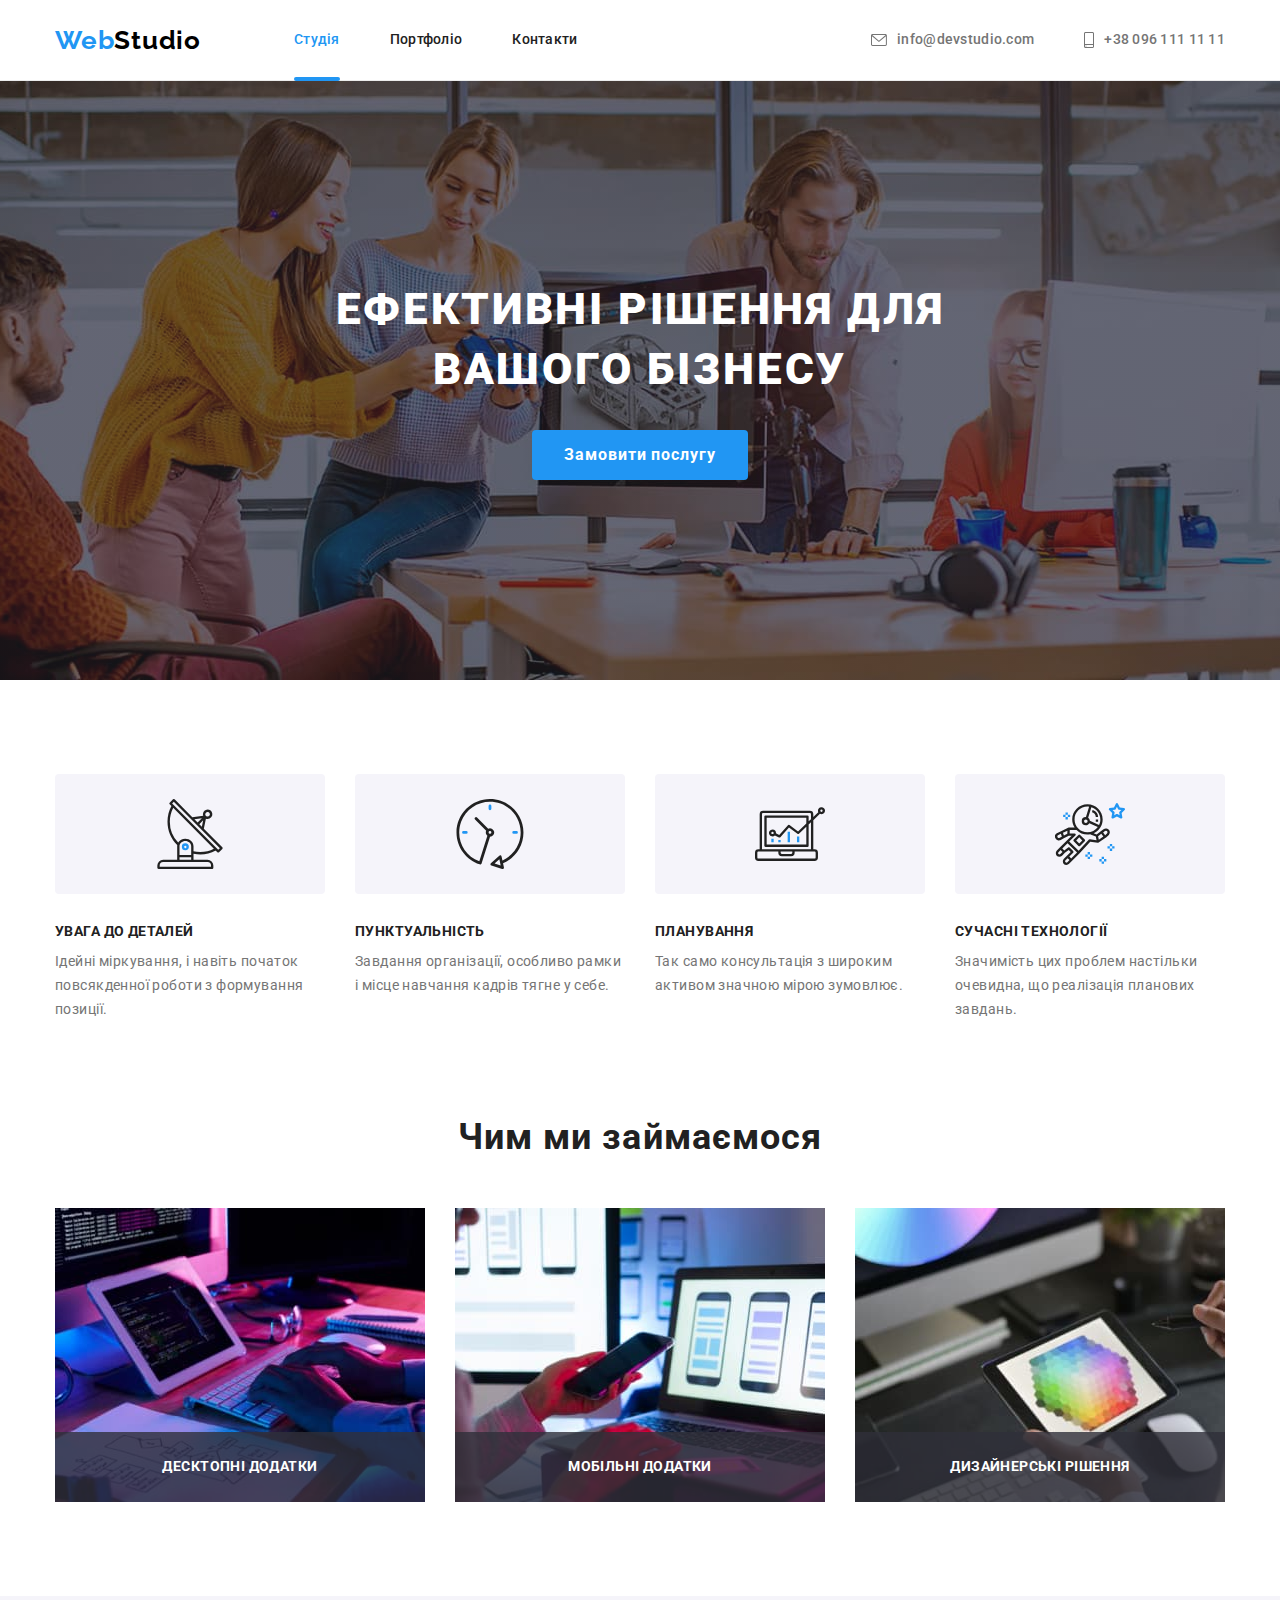
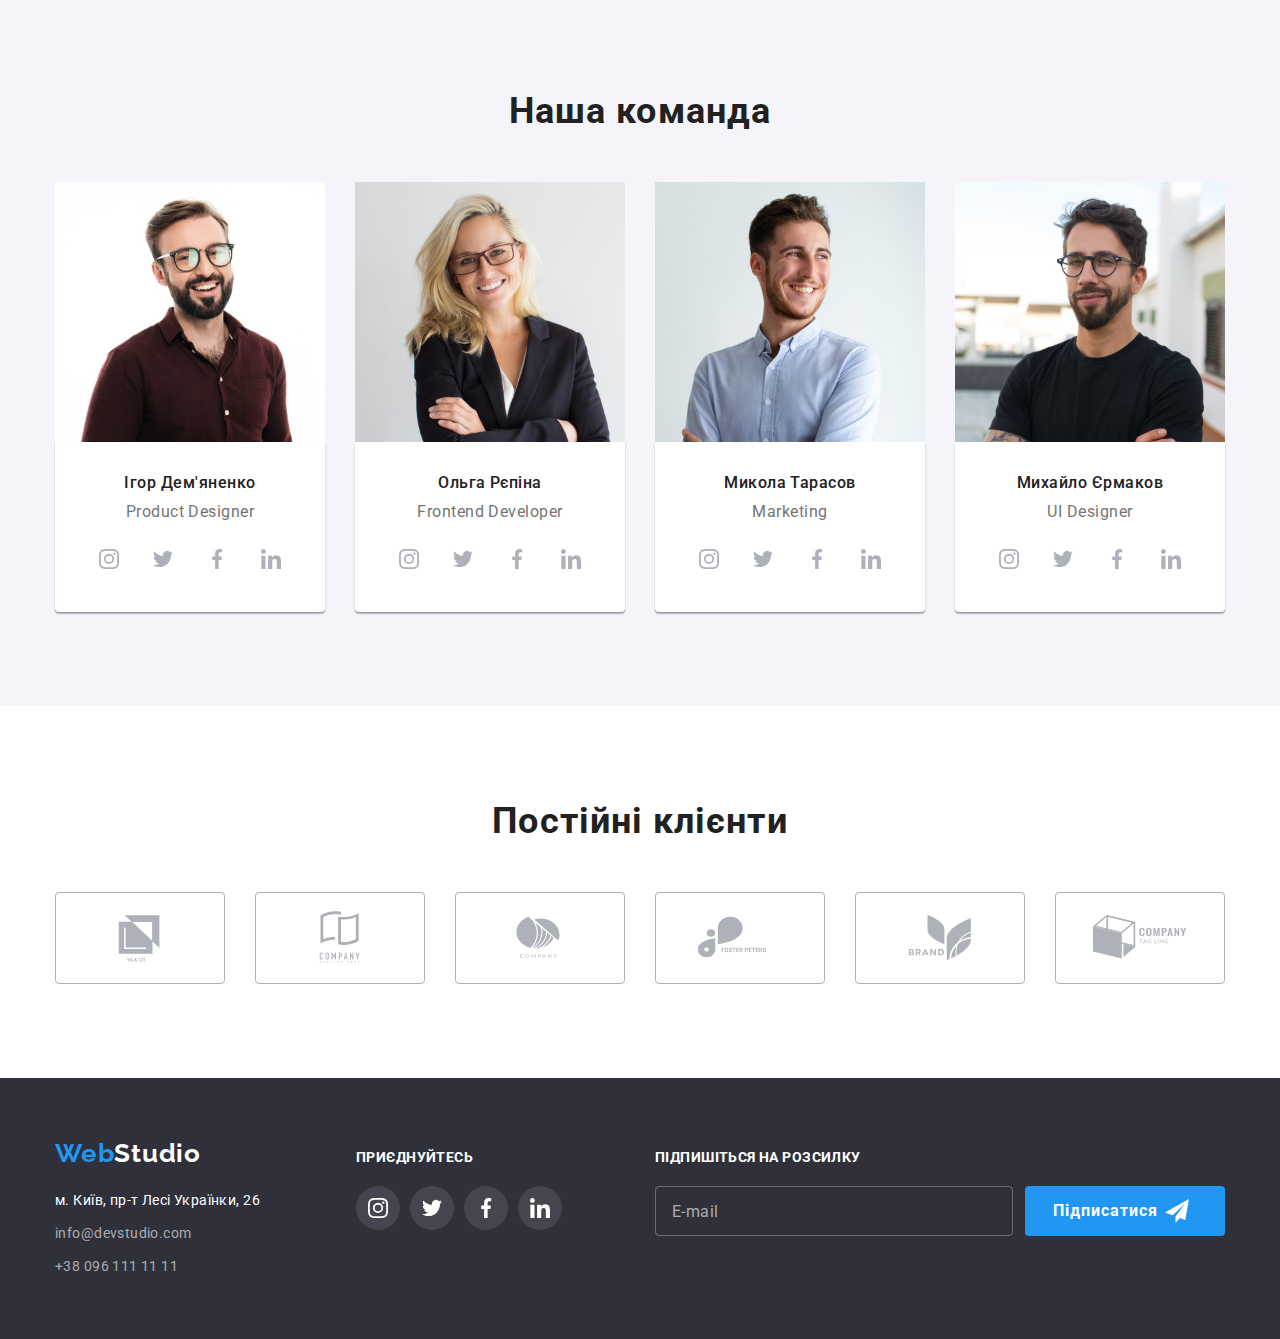
<file: index.html>
<!DOCTYPE html>
<html lang="uk">
  <head>
    <meta charset="UTF-8" />
    <meta http-equiv="X-UA-Compatible" content="IE=edge" />
    <meta name="viewport" content="width=device-width, initial-scale=1.0" />
    <link rel="preconnect" href="https://fonts.googleapis.com" />
    <link rel="preconnect" href="https://fonts.gstatic.com" crossorigin />
    <link
      href="https://fonts.googleapis.com/css2?family=Raleway:wght@700&family=Roboto:wght@400;500;700;900&display=swap"
      rel="stylesheet"
    />
    <link
      rel="stylesheet"
      href="https://cdnjs.cloudflare.com/ajax/libs/modern-normalize/1.1.0/modern-normalize.min.css"
    />
    <link rel="stylesheet" href="./css/styles.css" />
    <title>Домашнє завдання #6</title>
  </head>

  <body>
    <header class="header">
      <!--Site nav-->
      <div class="container">
        <div class="header-container">
          <nav class="nav">
            <a class="logo" href="./index.html" lang="en"
              >Web<span class="logo-dark">Studio</span></a
            >
            <ul class="site-nav list">
              <li class="site-nav-item">
                <a href="./index.html" class="site-nav-link current">Студія</a>
              </li>
              <li class="site-nav-item">
                <a href="./portfolio.html" class="site-nav-link">Портфоліо</a>
              </li>
              <li class="site-nav-item"><a href="#" class="site-nav-link">Контакти</a></li>
            </ul>
          </nav>
          <ul class="contact-nav list">
            <li class="contact-nav-item">
              <a href="mailto:info@devstudio.com" class="contact-nav-link">
                <svg class="icon contact-icon" width="16" height="12">
                  <use href="./images/icons.svg#icon-mail"></use>
                </svg>
                info@devstudio.com</a
              >
            </li>
            <li class="contact-nav-item">
              <a href="tel:+380961111111" class="contact-nav-link"
                ><svg class="icon contact-icon" width="10" height="16">
                  <use href="./images/icons.svg#icon-smartphone"></use>
                </svg>
                +38 096 111 11 11</a
              >
            </li>
          </ul>
        </div>
      </div>
    </header>

    <!--Main-->
    <main>
      <!--Шапка-->
      <section class="hero overlay">
        <div class="container">
          <h1 class="hero-title">Ефективні рішення для вашого бізнесу</h1>
          <button type="button" class="hero-button pointer" data-modal-open>
            Замовити послугу
          </button>
        </div>
      </section>

      <!--Особливості-->
      <section class="section">
        <div class="container">
          <h2 class="section-title visually-hidden">Наші переваги</h2>
          <ul class="features list">
            <li class="features-card icon-antenna">
              <div class="features-icon-container">
                <svg class="features-icon">
                  <use href="./images/icons.svg#icon-antenna"></use>
                </svg>
              </div>
              <h3 class="features-title">Увага до деталей</h3>
              <p class="features-text">
                Ідейні міркування, і навіть початок повсякденної роботи з формування позиції.
              </p>
            </li>
            <li class="features-card icon-clock">
              <div class="features-icon-container">
                <svg class="features-icon">
                  <use href="./images/icons.svg#icon-clock"></use>
                </svg>
              </div>
              <h3 class="features-title">Пунктуальність</h3>
              <p class="features-text">
                Завдання організації, особливо рамки і місце навчання кадрів тягне у себе.
              </p>
            </li>
            <li class="features-card icon-diagram">
              <div class="features-icon-container">
                <svg class="features-icon">
                  <use href="./images/icons.svg#icon-diagram"></use>
                </svg>
              </div>
              <h3 class="features-title">Планування</h3>
              <p class="features-text">
                Так само консультація з широким активом значною мірою зумовлює.
              </p>
            </li>
            <li class="features-card icon-astronaut">
              <div class="features-icon-container">
                <svg class="features-icon">
                  <use href="./images/icons.svg#icon-astronaut"></use>
                </svg>
              </div>
              <h3 class="features-title">Сучасні технології</h3>
              <p class="features-text">
                Значимість цих проблем настільки очевидна, що реалізація планових завдань.
              </p>
            </li>
          </ul>
        </div>
      </section>

      <!--Чим ми займаємося-->
      <section class="section section-work">
        <div class="container">
          <h2 class="section-title">Чим ми займаємося</h2>
          <ul class="work list">
            <li class="work-card">
              <img
                src="./images/box1.jpg"
                alt="Користувач працює на десктопі"
                width="370"
                height="294"
                class="photo"
              />
              <h3 class="subtitle">Десктопні додатки</h3>
            </li>
            <li class="work-card">
              <img
                src="./images/box2.jpg"
                alt="Користувач працює на смартфоні"
                width="370"
                height="294"
                class="photo"
              />
              <h3 class="subtitle">Мобільні додатки</h3>
            </li>
            <li class="work-card">
              <img
                src="./images/box3.jpg"
                alt="Користувач працює на планшеті"
                width="370"
                height="294"
                class="photo"
              />
              <h3 class="subtitle">Дизайнерські рішення</h3>
            </li>
          </ul>
        </div>
      </section>

      <!--Наша команда-->
      <section class="section section-team">
        <div class="container">
          <h2 class="section-title">Наша команда</h2>
          <ul class="team list">
            <li class="team-card">
              <img
                src="./images/img1.jpg"
                alt="Фото дизайнера продукту"
                width="270"
                height="260"
                class="photo"
              />
              <div class="team-description">
                <h3 class="team-title">Ігор Дем'яненко</h3>
                <p class="team-text" lang="en">Product Designer</p>
                <ul class="social-link-list list">
                  <li class="social-list-item">
                    <a
                      class="team-social-link"
                      href="https://www.instagram.com/"
                      target="_blank"
                      rel="noopener noreferrer nofollow"
                    >
                      <svg class="icon" width="20" height="20">
                        <use href="./images/icons.svg#icon-instagram"></use>
                      </svg>
                    </a>
                  </li>
                  <li class="social-list-item">
                    <a
                      class="team-social-link"
                      href="https://twitter.com/"
                      target="_blank"
                      rel="noopener noreferrer nofollow"
                    >
                      <svg class="icon" width="20" height="20">
                        <use href="./images/icons.svg#icon-twitter"></use>
                      </svg>
                    </a>
                  </li>
                  <li class="social-list-item">
                    <a
                      class="team-social-link"
                      href="https://facebook.com/"
                      target="_blank"
                      rel="noopener noreferrer nofollow"
                    >
                      <svg class="icon" width="20" height="20">
                        <use href="./images/icons.svg#icon-facebook"></use>
                      </svg>
                    </a>
                  </li>
                  <li class="social-list-item">
                    <a
                      class="team-social-link"
                      href="https://www.linkedin.com/"
                      target="_blank"
                      rel="noopener noreferrer nofollow"
                    >
                      <svg class="icon" width="20" height="20">
                        <use href="./images/icons.svg#icon-linkedin"></use>
                      </svg>
                    </a>
                  </li>
                </ul>
              </div>
            </li>
            <li class="team-card">
              <img
                src="./images/img2.jpg"
                alt="Фото розробника"
                width="270"
                height="260"
                class="photo"
              />
              <div class="team-description">
                <h3 class="team-title">Ольга Рєпіна</h3>
                <p class="team-text" lang="en">Frontend Developer</p>
                <ul class="social-link-list list">
                  <li class="social-list-item">
                    <a
                      class="team-social-link"
                      href="https://www.instagram.com/"
                      target="_blank"
                      rel="noopener noreferrer nofollow"
                    >
                      <svg class="icon" width="20" height="20">
                        <use href="./images/icons.svg#icon-instagram"></use>
                      </svg>
                    </a>
                  </li>
                  <li class="social-list-item">
                    <a
                      class="team-social-link"
                      href="https://twitter.com/"
                      target="_blank"
                      rel="noopener noreferrer nofollow"
                    >
                      <svg class="icon" width="20" height="20">
                        <use href="./images/icons.svg#icon-twitter"></use>
                      </svg>
                    </a>
                  </li>
                  <li class="social-list-item">
                    <a
                      class="team-social-link"
                      href="https://facebook.com/"
                      target="_blank"
                      rel="noopener noreferrer nofollow"
                    >
                      <svg class="icon" width="20" height="20">
                        <use href="./images/icons.svg#icon-facebook"></use>
                      </svg>
                    </a>
                  </li>
                  <li class="social-list-item">
                    <a
                      class="team-social-link"
                      href="https://www.linkedin.com/"
                      target="_blank"
                      rel="noopener noreferrer nofollow"
                    >
                      <svg class="icon" width="20" height="20">
                        <use href="./images/icons.svg#icon-linkedin"></use>
                      </svg>
                    </a>
                  </li>
                </ul>
              </div>
            </li>
            <li class="team-card">
              <img
                src="./images/img3.jpg"
                alt="Фото маркетолога"
                width="270"
                height="260"
                class="photo"
              />
              <div class="team-description">
                <h3 class="team-title">Микола Тарасов</h3>
                <p class="team-text" lang="en">Marketing</p>
                <ul class="social-link-list list">
                  <li class="social-list-item">
                    <a
                      class="team-social-link"
                      href="https://www.instagram.com/"
                      target="_blank"
                      rel="noopener noreferrer nofollow"
                    >
                      <svg class="icon" width="20" height="20">
                        <use href="./images/icons.svg#icon-instagram"></use>
                      </svg>
                    </a>
                  </li>
                  <li class="social-list-item">
                    <a
                      class="team-social-link"
                      href="https://twitter.com/"
                      target="_blank"
                      rel="noopener noreferrer nofollow"
                    >
                      <svg class="icon" width="20" height="20">
                        <use href="./images/icons.svg#icon-twitter"></use>
                      </svg>
                    </a>
                  </li>
                  <li class="social-list-item">
                    <a
                      class="team-social-link"
                      href="https://facebook.com/"
                      target="_blank"
                      rel="noopener noreferrer nofollow"
                    >
                      <svg class="icon" width="20" height="20">
                        <use href="./images/icons.svg#icon-facebook"></use>
                      </svg>
                    </a>
                  </li>
                  <li class="social-list-item">
                    <a
                      class="team-social-link"
                      href="https://www.linkedin.com/"
                      target="_blank"
                      rel="noopener noreferrer nofollow"
                    >
                      <svg class="icon" width="20" height="20">
                        <use href="./images/icons.svg#icon-linkedin"></use>
                      </svg>
                    </a>
                  </li>
                </ul>
              </div>
            </li>
            <li class="team-card">
              <img
                src="./images/img4.jpg"
                alt="Фото дизайнера інтерфейсу"
                width="270"
                height="260"
                class="photo"
              />
              <div class="team-description">
                <h3 class="team-title">Михайло Єрмаков</h3>
                <p class="team-text" lang="en">UI Designer</p>
                <ul class="social-link-list list">
                  <li class="social-list-item">
                    <a
                      class="team-social-link"
                      href="https://www.instagram.com/"
                      target="_blank"
                      rel="noopener noreferrer nofollow"
                    >
                      <svg class="icon" width="20" height="20">
                        <use href="./images/icons.svg#icon-instagram"></use>
                      </svg>
                    </a>
                  </li>
                  <li class="social-list-item">
                    <a
                      class="team-social-link"
                      href="https://twitter.com/"
                      target="_blank"
                      rel="noopener noreferrer nofollow"
                    >
                      <svg class="icon" width="20" height="20">
                        <use href="./images/icons.svg#icon-twitter"></use>
                      </svg>
                    </a>
                  </li>
                  <li class="social-list-item">
                    <a
                      class="team-social-link"
                      href="https://facebook.com/"
                      target="_blank"
                      rel="noopener noreferrer nofollow"
                    >
                      <svg class="icon" width="20" height="20">
                        <use href="./images/icons.svg#icon-facebook"></use>
                      </svg>
                    </a>
                  </li>
                  <li class="social-list-item">
                    <a
                      class="team-social-link"
                      href="https://www.linkedin.com/"
                      target="_blank"
                      rel="noopener noreferrer nofollow"
                    >
                      <svg class="icon" width="20" height="20">
                        <use href="./images/icons.svg#icon-linkedin"></use>
                      </svg>
                    </a>
                  </li>
                </ul>
              </div>
            </li>
          </ul>
        </div>
      </section>

      <!-- Клієнти -->
      <section class="section section-clients">
        <div class="container">
          <h2 class="section-title">Постійні клієнти</h2>
          <ul class="clients list">
            <li class="clients-items">
              <a href="" class="clients-icons">
                <svg class="icon" width="106" height="60">
                  <use href="./images/icons.svg#icon-logo1"></use>
                </svg>
              </a>
            </li>
            <li class="clients-items">
              <a href="" class="clients-icons"
                ><svg class="icon" width="106" height="60">
                  <use href="./images/icons.svg#icon-logo2"></use>
                </svg>
              </a>
            </li>
            <li class="clients-items">
              <a href="" class="clients-icons"
                ><svg class="icon" width="106" height="60">
                  <use href="./images/icons.svg#icon-logo3"></use>
                </svg>
              </a>
            </li>
            <li class="clients-items">
              <a href="" class="clients-icons"
                ><svg class="icon" width="106" height="60">
                  <use href="./images/icons.svg#icon-logo4"></use>
                </svg>
              </a>
            </li>
            <li class="clients-items">
              <a href="" class="clients-icons"
                ><svg class="icon" width="106" height="60">
                  <use href="./images/icons.svg#icon-logo5"></use>
                </svg>
              </a>
            </li>
            <li class="clients-items">
              <a href="" class="clients-icons"
                ><svg class="icon" width="106" height="60">
                  <use href="./images/icons.svg#icon-logo6"></use>
                </svg>
              </a>
            </li>
          </ul>
        </div>
      </section>
    </main>

    <!--Footer-->
    <footer class="footer">
      <div class="container">
        <div class="footer-container">
          <div class="footer-contact-container">
            <a class="logo" href="./index.html" lang="en"
              >Web<span class="logo-light">Studio</span></a
            >
            <address>
              <ul class="footer-contact list">
                <li class="address-item">
                  <a
                    href="https://goo.gl/maps/CPtrU1FHBa2aNyZL9"
                    target="_blank"
                    rel="noopener noreferrer nofollow"
                    class="address-link"
                    >м. Київ, пр-т Лесі Українки, 26</a
                  >
                </li>
                <li class="contact-item">
                  <a href="mailto:info@devstudio.com" class="contact-link">info@devstudio.com</a>
                </li>
                <li class="contact-item">
                  <a href="tel:+380961111111" class="contact-link">+38 096 111 11 11</a>
                </li>
              </ul>
            </address>
          </div>

          <!-- Footer social -->
          <div class="footer-social-container">
            <h3 class="social-link-title">Приєднуйтесь</h3>
            <ul class="social-link-list list">
              <li class="social-list-item">
                <a
                  class="footer-social-link"
                  href="https://www.instagram.com/"
                  target="_blank"
                  rel="noopener noreferrer nofollow"
                  ><svg class="icon" width="20" height="20">
                    <use href="./images/icons.svg#icon-instagram"></use>
                  </svg>
                </a>
              </li>
              <li class="social-list-item">
                <a
                  class="footer-social-link"
                  href="https://twitter.com/"
                  target="_blank"
                  rel="noopener noreferrer nofollow"
                >
                  <svg class="icon" width="20" height="20">
                    <use href="./images/icons.svg#icon-twitter"></use>
                  </svg>
                </a>
              </li>
              <li class="social-list-item">
                <a
                  class="footer-social-link"
                  href="https://facebook.com/"
                  target="_blank"
                  rel="noopener noreferrer nofollow"
                >
                  <svg class="icon" width="20" height="20">
                    <use href="./images/icons.svg#icon-facebook"></use>
                  </svg>
                </a>
              </li>
              <li class="social-list-item">
                <a
                  class="footer-social-link"
                  href="https://www.linkedin.com/"
                  target="_blank"
                  rel="noopener noreferrer nofollow"
                >
                  <svg class="icon" width="20" height="20">
                    <use href="./images/icons.svg#icon-linkedin"></use>
                  </svg>
                </a>
              </li>
            </ul>
          </div>

          <!-- Footer subscription -->
          <div class="footer-subscription-container">
            <p class="subscription-title">Підпишіться на розсилку</p>
            <form class="form-subscription" action="#">
              <div class="send">
                <label for="form-subscription-mail"></label>
                <input type="email" name="mail" id="form-subscription-mail" placeholder="E-mail" />
                <button type="button" class="footer-button pointer">
                  Підписатися<span class="send-icon"
                    ><svg width="24" height="24">
                      <use href="./images/icons.svg#icon-send"></use>
                    </svg>
                  </span>
                </button>
              </div>
            </form>
          </div>
        </div>
      </div>
    </footer>
    <div class="backdrop is-hidden" data-modal>
      <div class="modal">
        <button type="button" class="close" data-modal-close>
          <svg class="close-btn" width="18" height="18">
            <use href="./images/icons.svg#icon-close"></use>
          </svg>
        </button>
        <form class="form" action="#">
          <h2 class="form-title">Залиште свої дані, ми вам передзвонимо</h2>
          <label class="form-send" for="name">Ім'я</label>
          <div class="form-field">
            <input class="form-input" type="text" name="name" id="name" placeholder="" autofocus />
            <svg class="form-icon" width="18" height="18">
              <use href="./images/icons.svg#icon-person"></use>
            </svg>
          </div>
          <label class="form-send" for="tel">Телефон</label>
          <div class="form-field">
            <input class="form-input" type="tel" name="tel" id="tel" placeholder="" />
            <svg class="form-icon" width="18" height="18">
              <use href="./images/icons.svg#icon-phone"></use>
            </svg>
          </div>
          <label class="form-send" for="form-send-mail">Пошта</label>
          <div class="form-field">
            <input class="form-input" type="email" name="mail" id="form-send-mail" placeholder="" />
            <svg class="form-icon" width="18" height="18">
              <use href="./images/icons.svg#icon-email"></use>
            </svg>
          </div>
          <label class="form-send" for="comment"
            >Коментар
            <textarea
              class="comment-field"
              name="comment"
              id="comment"
              cols="30"
              rows="10"
              placeholder="Введіть текст"
            ></textarea>
          </label>
          <label class="form-field-terms" for="terms">
            <input
              class="form-field-checkbox visually-hidden"
              type="checkbox"
              name="terms"
              id="terms"
            />
            <svg class="icon-checkbox" width="16" height="15">
              <use href="./images/icons.svg#icon-check"></use>
            </svg>
            Погоджуюся з розсилкою та приймаю <a href="#">Умови договору</a>
          </label>

          <button class="form-button" type="submit">Відправити</button>
        </form>
      </div>
    </div>
    <script src="./js/modal.js"></script>
  </body>
</html>
</file>
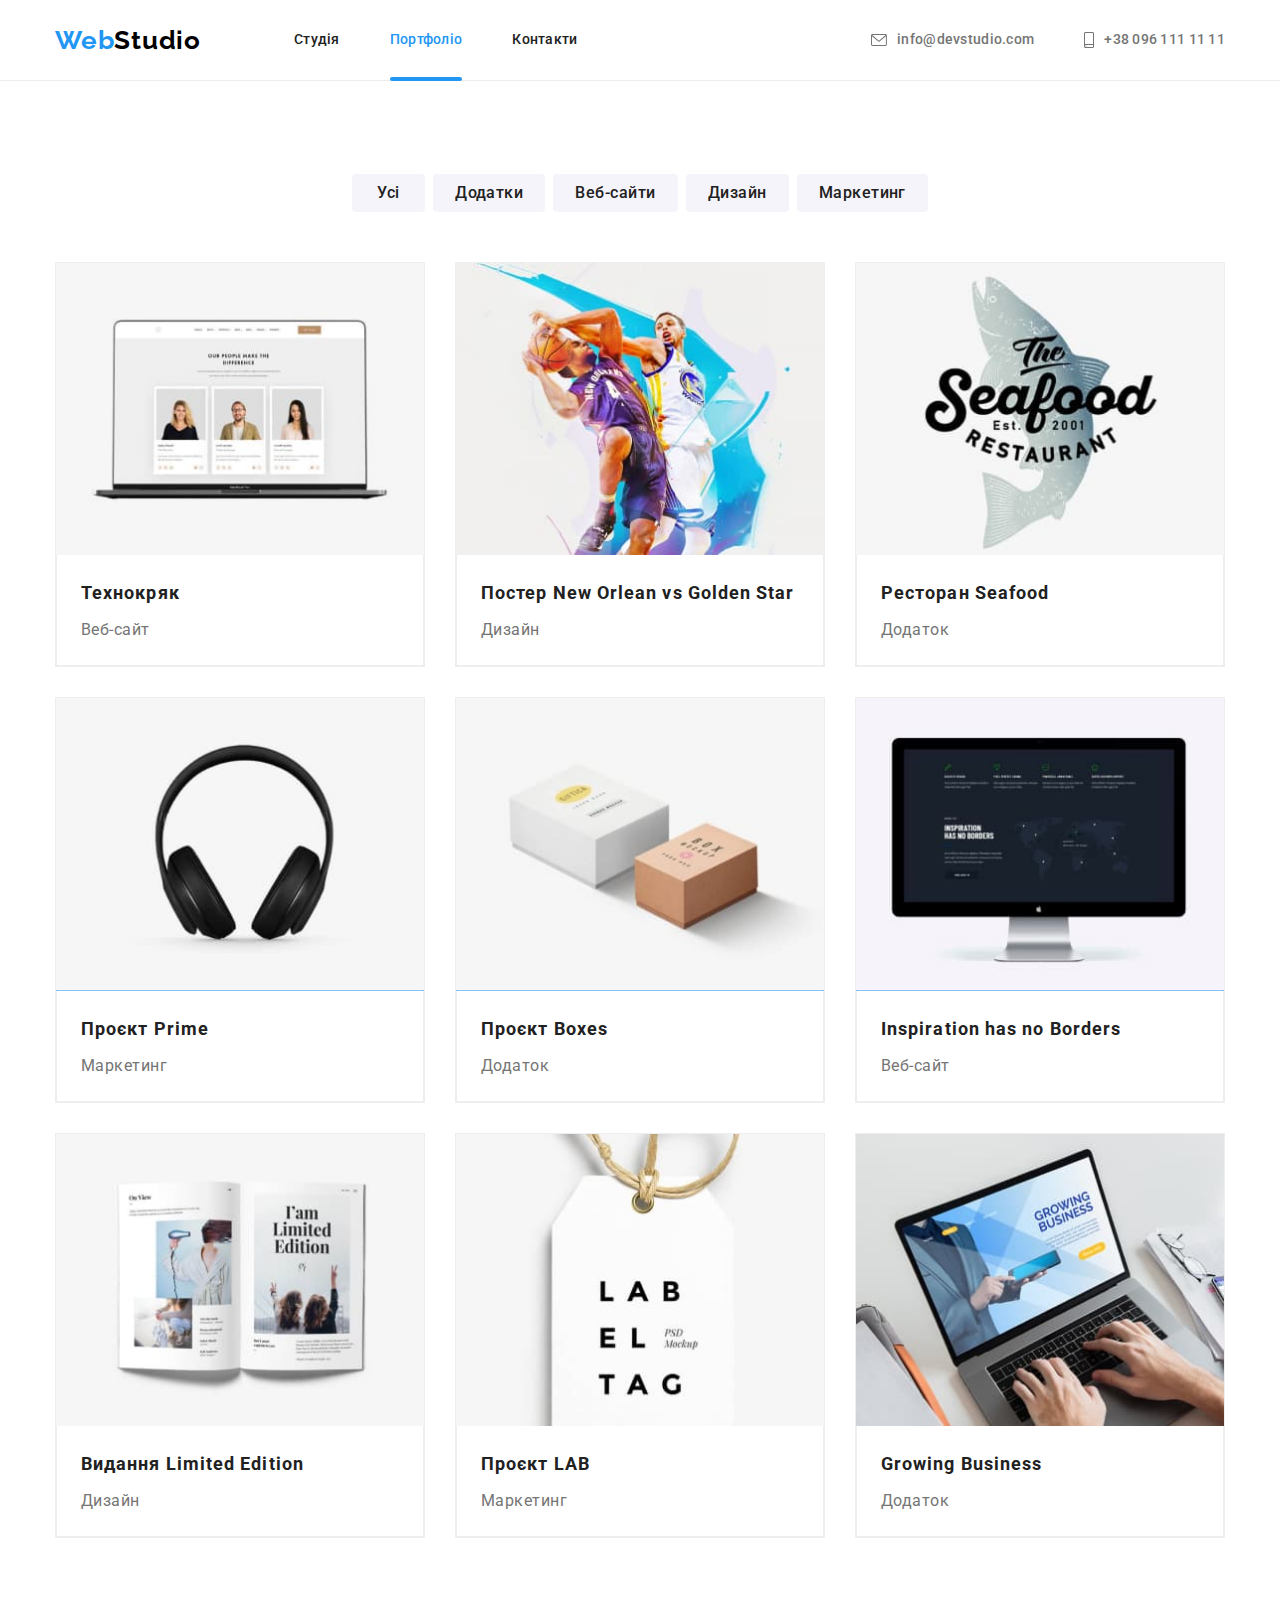
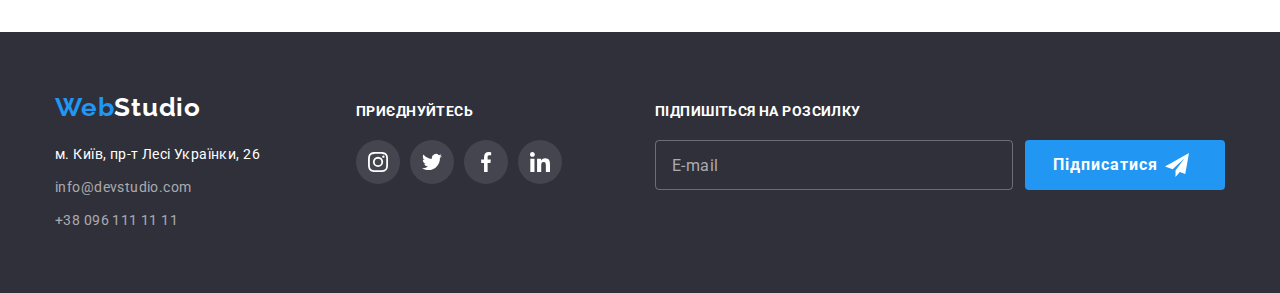
<file: portfolio.html>
<!DOCTYPE html>
<html lang="uk">
  <head>
    <meta charset="UTF-8" />
    <meta http-equiv="X-UA-Compatible" content="IE=edge" />
    <meta name="viewport" content="width=device-width, initial-scale=1.0" />
    <link rel="preconnect" href="https://fonts.googleapis.com" />
    <link rel="preconnect" href="https://fonts.gstatic.com" crossorigin />
    <link
      href="https://fonts.googleapis.com/css2?family=Raleway:wght@700&family=Roboto:wght@400;500;700;900&display=swap"
      rel="stylesheet"
    />
    <link
      rel="stylesheet"
      href="https://cdnjs.cloudflare.com/ajax/libs/modern-normalize/1.1.0/modern-normalize.min.css"
    />
    <link rel="stylesheet" href="./css/styles.css" />
    <title>Домашнє завдання #6</title>
  </head>

  <body>
    <header class="header">
      <!--Site nav-->
      <div class="container">
        <div class="header-container">
          <nav class="nav">
            <a class="logo" href="./index.html" lang="en"
              >Web<span class="logo-dark">Studio</span></a
            >
            <ul class="site-nav list">
              <li class="site-nav-item">
                <a href="./index.html" class="site-nav-link">Студія</a>
              </li>
              <li class="site-nav-item">
                <a href="./portfolio.html" class="site-nav-link current">Портфоліо</a>
              </li>
              <li class="site-nav-item"><a href="#" class="site-nav-link">Контакти</a></li>
            </ul>
          </nav>
          <ul class="contact-nav list">
            <li class="contact-nav-item">
              <a href="mailto:info@devstudio.com" class="contact-nav-link">
                <svg class="icon contact-icon" width="16" height="12">
                  <use href="./images/icons.svg#icon-mail"></use>
                </svg>
                info@devstudio.com</a
              >
            </li>
            <li class="contact-nav-item">
              <a href="tel:+380961111111" class="contact-nav-link">
                <svg class="icon contact-icon" width="10" height="16">
                  <use href="./images/icons.svg#icon-smartphone"></use>
                </svg>
                +38 096 111 11 11</a
              >
            </li>
          </ul>
        </div>
      </div>
    </header>

    <!--Main-->
    <main>
      <!--Фільтри-->
      <section class="section">
        <div class="container">
          <h1 class="section-title visually-hidden">Наші проекти</h1>
          <ul class="filter list">
            <li class="filter-item">
              <button type="button" class="filter-button pointer">Усі</button>
            </li>
            <li class="filter-item">
              <button type="button" class="filter-button pointer">Додатки</button>
            </li>
            <li class="filter-item">
              <button type="button" class="filter-button pointer">Веб-сайти</button>
            </li>
            <li class="filter-item">
              <button type="button" class="filter-button pointer">Дизайн</button>
            </li>
            <li class="filter-item">
              <button type="button" class="filter-button pointer">Маркетинг</button>
            </li>
          </ul>
          <!--Порфоліо-->
          <ul class="portfolio list">
            <li class="portfolio-card">
              <a href="#" class="portfolio-link link">
                <div class="card-overlay">
                  <img
                    src="./images/imgP1.jpg"
                    alt="Команда Веб-студії"
                    width="370"
                    height="294"
                    class="portfolio-photo"
                  />
                  <div class="portfolio-overlay">
                    <p class="portfolio-overlay-description">
                      Ресурс пропонує комплексні пропозиції з різним рівнем функціоналу та сервісів.
                      Все це дозволить відвідувачу отримати вичерпні відомості про компанію чи
                      приватну особу.
                    </p>
                  </div>
                </div>
                <div class="portfolio-description">
                  <h2 class="portfolio-title">Технокряк</h2>
                  <p class="portfolio-text">Веб-сайт</p>
                </div>
              </a>
            </li>

            <li class="portfolio-card">
              <a href="#" class="portfolio-link link">
                <div class="card-overlay">
                  <img
                    src="./images/imgP2.jpg"
                    alt="Постер New Orlean vs Golden Star"
                    width="370"
                    height="294"
                    class="portfolio-photo"
                  />
                  <div class="portfolio-overlay">
                    <p class="portfolio-overlay-description">
                      Lorem ipsum dolor sit amet consectetur adipisicing elit. Incidunt
                      necessitatibus labore nisi. Tempore sit reprehenderit, ratione vero similique
                      eaque et fuga, dolorem officia eveniet reiciendis!
                    </p>
                  </div>
                </div>
                <div class="portfolio-description">
                  <h2 class="portfolio-title">Постер New Orlean vs Golden Star</h2>
                  <p class="portfolio-text">Дизайн</p>
                </div>
              </a>
            </li>

            <li class="portfolio-card">
              <a href="#" class="portfolio-link link">
                <div class="card-overlay">
                  <img
                    src="./images/imgP3.jpg"
                    alt="Логотип ресторану Seafood"
                    width="370"
                    height="294"
                    class="portfolio-photo"
                  />
                  <div class="portfolio-overlay">
                    <p class="portfolio-overlay-description">
                      Lorem ipsum dolor sit amet consectetur adipisicing elit. Incidunt
                      necessitatibus labore nisi. Tempore sit reprehenderit, ratione vero similique
                      eaque et fuga, dolorem officia eveniet reiciendis!
                    </p>
                  </div>
                </div>
                <div class="portfolio-description">
                  <h2 class="portfolio-title">Ресторан Seafood</h2>
                  <p class="portfolio-text">Додаток</p>
                </div>
              </a>
            </li>

            <li class="portfolio-card">
              <a href="#" class="portfolio-link link">
                <div class="card-overlay">
                  <img
                    src="./images/imgP4.jpg"
                    alt="Навушники бездротові"
                    width="370"
                    height="294"
                    class="portfolio-photo"
                  />
                  <div class="portfolio-overlay">
                    <p class="portfolio-overlay-description">
                      Lorem ipsum dolor sit amet consectetur adipisicing elit. Incidunt
                      necessitatibus labore nisi. Tempore sit reprehenderit, ratione vero similique
                      eaque et fuga, dolorem officia eveniet reiciendis!
                    </p>
                  </div>
                </div>
                <div class="portfolio-description">
                  <h2 class="portfolio-title">Проєкт Prime</h2>
                  <p class="portfolio-text">Маркетинг</p>
                </div>
              </a>
            </li>

            <li class="portfolio-card">
              <a href="#" class="portfolio-link link">
                <div class="card-overlay">
                  <img
                    src="./images/imgP5.jpg"
                    alt="Кортонні коробочки"
                    width="370"
                    height="294"
                    class="portfolio-photo"
                  />
                  <div class="portfolio-overlay">
                    <p class="portfolio-overlay-description">
                      Lorem ipsum dolor sit amet consectetur adipisicing elit. Incidunt
                      necessitatibus labore nisi. Tempore sit reprehenderit, ratione vero similique
                      eaque et fuga, dolorem officia eveniet reiciendis!
                    </p>
                  </div>
                </div>
                <div class="portfolio-description">
                  <h2 class="portfolio-title">Проєкт Boxes</h2>
                  <p class="portfolio-text">Додаток</p>
                </div>
              </a>
            </li>

            <li class="portfolio-card">
              <a href="#" class="portfolio-link link">
                <div class="card-overlay">
                  <img
                    src="./images/imgP6.jpg"
                    alt="Монітор десктопа"
                    width="370"
                    height="294"
                    class="portfolio-photo"
                  />
                  <div class="portfolio-overlay">
                    <p class="portfolio-overlay-description">
                      Lorem ipsum dolor sit amet consectetur adipisicing elit. Incidunt
                      necessitatibus labore nisi. Tempore sit reprehenderit, ratione vero similique
                      eaque et fuga, dolorem officia eveniet reiciendis!
                    </p>
                  </div>
                </div>
                <div class="portfolio-description">
                  <h2 class="portfolio-title">Inspiration has no Borders</h2>
                  <p class="portfolio-text">Веб-сайт</p>
                </div>
              </a>
            </li>

            <li class="portfolio-card">
              <a href="#" class="portfolio-link link">
                <div class="card-overlay">
                  <img
                    src="./images/imgP7.jpg"
                    alt="Реламний буклет"
                    width="370"
                    height="294"
                    class="portfolio-photo"
                  />
                  <div class="portfolio-overlay">
                    <p class="portfolio-overlay-description">
                      Lorem ipsum dolor sit amet consectetur adipisicing elit. Incidunt
                      necessitatibus labore nisi. Tempore sit reprehenderit, ratione vero similique
                      eaque et fuga, dolorem officia eveniet reiciendis!
                    </p>
                  </div>
                </div>
                <div class="portfolio-description">
                  <h2 class="portfolio-title">Видання Limited Edition</h2>
                  <p class="portfolio-text">Дизайн</p>
                </div>
              </a>
            </li>

            <li class="portfolio-card">
              <a href="#" class="portfolio-link link">
                <div class="card-overlay">
                  <img
                    src="./images/imgP8.jpg"
                    alt="Торгова бірка"
                    width="370"
                    height="294"
                    class="portfolio-photo"
                  />
                  <div class="portfolio-overlay">
                    <p class="portfolio-overlay-description">
                      Lorem ipsum dolor sit amet consectetur adipisicing elit. Incidunt
                      necessitatibus labore nisi. Tempore sit reprehenderit, ratione vero similique
                      eaque et fuga, dolorem officia eveniet reiciendis!
                    </p>
                  </div>
                </div>
                <div class="portfolio-description">
                  <h2 class="portfolio-title">Проєкт LAB</h2>
                  <p class="portfolio-text">Маркетинг</p>
                </div>
              </a>
            </li>

            <li class="portfolio-card">
              <a href="#" class="portfolio-link link">
                <div class="card-overlay">
                  <img
                    src="./images/imgP9.jpg"
                    alt="Руки на клавіатурі ноутбука"
                    width="370"
                    height="294"
                    class="portfolio-photo"
                  />
                  <div class="portfolio-overlay">
                    <p class="portfolio-overlay-description">
                      Lorem ipsum dolor sit amet consectetur adipisicing elit. Incidunt
                      necessitatibus labore nisi. Tempore sit reprehenderit, ratione vero similique
                      eaque et fuga, dolorem officia eveniet reiciendis!
                    </p>
                  </div>
                </div>
                <div class="portfolio-description">
                  <h2 class="portfolio-title">Growing Business</h2>
                  <p class="portfolio-text">Додаток</p>
                </div>
              </a>
            </li>
          </ul>
        </div>
      </section>
    </main>

    <!--Footer-->
    <footer class="footer">
      <div class="container">
        <div class="footer-container">
          <div class="footer-contact-container">
            <a class="logo" href="./index.html" lang="en"
              >Web<span class="logo-light">Studio</span></a
            >
            <address>
              <ul class="footer-contact list">
                <li class="address-item">
                  <a
                    href="https://goo.gl/maps/CPtrU1FHBa2aNyZL9"
                    target="_blank"
                    rel="noopener noreferrer nofollow"
                    class="address-link"
                    >м. Київ, пр-т Лесі Українки, 26</a
                  >
                </li>
                <li class="contact-item">
                  <a href="mailto:info@devstudio.com" class="contact-link">info@devstudio.com</a>
                </li>
                <li class="contact-item">
                  <a href="tel:+380961111111" class="contact-link">+38 096 111 11 11</a>
                </li>
              </ul>
            </address>
          </div>

          <!-- Footer social -->
          <div class="footer-social-container">
            <h3 class="social-link-title">Приєднуйтесь</h3>
            <ul class="social-link-list list">
              <li class="social-list-item">
                <a
                  class="footer-social-link"
                  href="https://www.instagram.com/"
                  target="_blank"
                  rel="noopener noreferrer nofollow"
                  ><svg class="icon" width="20" height="20">
                    <use href="./images/icons.svg#icon-instagram"></use>
                  </svg>
                </a>
              </li>
              <li class="social-list-item">
                <a
                  class="footer-social-link"
                  href="https://twitter.com/"
                  target="_blank"
                  rel="noopener noreferrer nofollow"
                >
                  <svg class="icon" width="20" height="20">
                    <use href="./images/icons.svg#icon-twitter"></use>
                  </svg>
                </a>
              </li>
              <li class="social-list-item">
                <a
                  class="footer-social-link"
                  href="https://facebook.com/"
                  target="_blank"
                  rel="noopener noreferrer nofollow"
                >
                  <svg class="icon" width="20" height="20">
                    <use href="./images/icons.svg#icon-facebook"></use>
                  </svg>
                </a>
              </li>
              <li class="social-list-item">
                <a
                  class="footer-social-link"
                  href="https://www.linkedin.com/"
                  target="_blank"
                  rel="noopener noreferrer nofollow"
                >
                  <svg class="icon" width="20" height="20">
                    <use href="./images/icons.svg#icon-linkedin"></use>
                  </svg>
                </a>
              </li>
            </ul>
          </div>

          <!-- Footer subscription -->
          <div class="footer-subscription-container">
            <p class="subscription-title">Підпишіться на розсилку</p>
            <form class="form-subscription" action="#">
              <div class="send">
                <label for="form-subscription-mail"></label>
                <input type="email" name="mail" id="form-subscription-mail" placeholder="E-mail" />
                <button type="button" class="footer-button pointer">
                  Підписатися<span class="send-icon"
                    ><svg width="24" height="24">
                      <use href="./images/icons.svg#icon-send"></use>
                    </svg>
                  </span>
                </button>
              </div>
            </form>
          </div>
        </div>
      </div>
    </footer>
  </body>
</html>
</file>
<file: css/styles.css>
:root {
  --primery-text-color: #757575;
  --title-text-color: #212121;
  --accent-color: #2196f3;
  --primery-bg-color: #2f303a;
  --secondary-bg-color: #f5f4fa;
  --primery-white-color: #ffffff;
  --icon-color: #afb1b8;
  --black-color: #000000;
  --footer-contacts-color: rgba(255, 255, 255, 0.6);
}

body {
  font-family: 'Roboto', sans-serif;
  color: var(--primery-text-color);
  background-color: var(--primery-white-color);
  padding-top: 80px;
}

.list {
  list-style: none;
  padding: 0;
  margin: 0;
}
.link {
  text-decoration: none;
  color: inherit;
}

.header {
  border-bottom: 1px solid #ececec;
  background: var(--primery-white-color);
  z-index: 1;

  position: fixed;
  width: 100%;
  top: 0;
  left: 0;
}

/* Site nav */
.container {
  margin-left: auto;
  margin-right: auto;
  width: 1200px;
  padding-left: 15px;
  padding-right: 15px;
}
.header-container {
  display: flex;
}
.nav {
  display: flex;
  align-items: center;
}
.logo {
  color: var(--accent-color);
  text-decoration: none;

  font-family: 'Raleway';
  font-weight: 700;
  font-size: 26px;
  line-height: 1.19;
  letter-spacing: 0.03em;
}
.logo-dark {
  color: #000000;
}
.site-nav {
  display: flex;
  margin-left: 93px;
}
.site-nav .site-nav-item + .site-nav-item {
  margin-left: 50px;
}
.site-nav-link {
  display: block;
  padding-top: 32px;
  padding-bottom: 32px;
  position: relative;
  color: var(--title-text-color);
  font-weight: 500;
  font-size: 14px;
  line-height: 1.14;
  letter-spacing: 0.02em;
  text-decoration: none;
  transition: color 250ms cubic-bezier(0.4, 0, 0.2, 1);
}
.site-nav-link:hover,
.site-nav-link:focus,
.site-nav-link.current {
  color: var(--accent-color);
}
.site-nav-link.current::after {
  position: absolute;
  content: '';
  height: 4px;
  left: 0;
  bottom: -1px;
  right: 0;
  background: var(--accent-color);
  border-radius: 2px;
}
.contact-nav {
  display: flex;
  align-items: center;
  margin-left: auto;
}
.contact-nav .contact-nav-item + .contact-nav-item {
  margin-left: 50px;
}
.contact-nav-link {
  display: inline-flex;
  align-items: center;
  padding-top: 32px;
  padding-bottom: 32px;

  color: var(--primery-text-color);
  font-weight: 500;
  font-size: 14px;
  line-height: 1.14;
  letter-spacing: 0.02em;
  text-decoration: none;
  transition: color 250ms cubic-bezier(0.4, 0, 0.2, 1);
}
.contact-nav-link:hover,
.contact-nav-link:focus {
  color: var(--accent-color);
}
.contact-icon {
  margin-right: 10px;
  fill: currentColor;
}

/* Hero */
.hero {
  padding-top: 200px;
  padding-bottom: 200px;

  background-color: var(--primery-bg-color);
  text-align: center;
}
.overlay {
  max-width: 1600px;
  min-height: 600px;
  margin-left: auto;
  margin-right: auto;
  background-repeat: no-repeat;
  background-position: center;
  background-size: cover;
  background-image: linear-gradient(to right, rgba(47, 48, 58, 0.4), rgba(47, 48, 58, 0.4)),
    url('../images/hero.jpg');
}
.hero-title {
  color: var(--primery-white-color);
  margin-top: 0px;
  margin-left: auto;
  margin-bottom: 30px;
  margin-right: auto;
  width: 696px;

  font-weight: 900;
  font-size: 44px;
  line-height: 1.36;
  letter-spacing: 0.06em;
  text-transform: uppercase;
}

/* Buttons */
.hero-button {
  background-color: var(--accent-color);

  border: transparent;
  border-radius: 4px;
  padding: 10px 32px;
  min-width: 216px;

  color: var(--primery-white-color);
  font-weight: 700;
  font-size: 16px;
  line-height: 1.88;
  align-items: center;
  text-align: center;
  letter-spacing: 0.06em;
  cursor: pointer;
  transition: background-color 250ms cubic-bezier(0.4, 0, 0.2, 1),
    box-shadow 250ms cubic-bezier(0.4, 0, 0.2, 1);
}
.hero-button:hover,
.hero-button:focus {
  color: var(--primery-white-color);

  background-color: #188ce8;
  box-shadow: 0px 4px 4px rgba(0, 0, 0, 0.15);
}

/* Section */
.section-title {
  color: var(--title-text-color);
  margin-top: 0;
  margin-bottom: 50px;

  font-weight: 700;
  font-size: 36px;
  line-height: 1.17;
  text-align: center;
  letter-spacing: 0.03em;
}
.visually-hidden {
  position: absolute;
  white-space: nowrap;
  width: 1px;
  height: 1px;
  overflow: hidden;
  border: 0;
  padding: 0;
  clip: rect(0 0 0 0);
  clip-path: inset(50%);
  margin: -1px;
}

/* Features */
.section {
  padding-top: 94px;
  padding-bottom: 94px;
}
.features {
  display: flex;
  justify-content: space-between;
}
.features-card {
  width: 270px;
}
.features-icon-container {
  display: flex;
  justify-content: center;
  height: 120px;
  background-color: var(--secondary-bg-color);
  border-radius: 4px;
  margin-bottom: 30px;
  padding-top: 25px;
  padding-bottom: 25px;
}
.features-icon {
  width: 70px;
}

.features-title {
  color: var(--title-text-color);
  margin-bottom: 10px;
  margin-top: 0;

  font-weight: 700;
  font-size: 14px;
  line-height: 1.14;
  letter-spacing: 0.03em;
  text-transform: uppercase;
}
.features-text {
  margin-top: 0;
  margin-bottom: 0;

  font-size: 14px;
  line-height: 1.71;
  letter-spacing: 0.03em;
}

/* Work */
.work {
  display: flex;
}
.work .work-card + .work-card {
  margin-left: 30px;
}
.section-work {
  padding-top: 0;
}
.work-card {
  position: relative;
}
.subtitle {
  height: 70px;
  display: flex;
  align-items: center;
  justify-content: center;
  position: absolute;
  width: 100%;
  margin-top: 0;
  margin-bottom: 0;
  bottom: 0;
  font-weight: 700;
  font-size: 14px;
  line-height: 1.14;
  letter-spacing: 0.03em;
  text-transform: uppercase;
  color: var(--primery-white-color);
  background: rgba(47, 48, 58, 0.8);
}

/* Team */
.section-team {
  background-color: var(--secondary-bg-color);
}
.team {
  display: flex;
}
.team .team-card + .team-card {
  margin-left: 30px;
}
img {
  display: block;
  max-width: 100%;
  height: auto;
}
.team-description {
  padding-top: 30px;
  padding-bottom: 30px;

  background: var(--primery-white-color);
  box-shadow: 0px 1px 3px rgba(0, 0, 0, 0.12), 0px 1px 1px rgba(0, 0, 0, 0.14),
    0px 2px 1px rgba(0, 0, 0, 0.2);
  border-radius: 0px 0px 4px 4px;
  border: transparent solid 1px;
}
.team-title {
  color: var(--title-text-color);
  margin-top: 0;
  margin-bottom: 10px;

  font-weight: 500;
  font-size: 16px;
  line-height: 1.19;
  text-align: center;
  letter-spacing: 0.03em;
}
.team-text {
  margin-top: 0;
  margin-bottom: 16px;

  font-size: 16px;
  line-height: 1.19;
  text-align: center;
  letter-spacing: 0.03em;
}
.team-social-link {
  fill: var(--icon-color);
  transition: fill 250ms cubic-bezier(0.4, 0, 0.2, 1),
    background-color 250ms cubic-bezier(0.4, 0, 0.2, 1);
}
.team-social-link:hover,
.team-social-link:focus {
  fill: var(--primery-white-color);
  background-color: var(--accent-color);
}

/* Клієнти */
.clients {
  display: flex;
  gap: 30px;
}
.clients-items {
  width: calc((100% - 150px) / 6);
  height: 92px;
}
.clients-icons {
  display: flex;
  justify-content: center;
  align-items: center;
  width: 100%;
  height: 100%;
  border: 1px solid var(--icon-color);
  border-radius: 4px;
  fill: var(--icon-color);
  transition: fill 250ms cubic-bezier(0.4, 0, 0.2, 1),
    border-color 250ms cubic-bezier(0.4, 0, 0.2, 1);
}
.clients-icons:hover,
.clients-icons:focus {
  fill: var(--accent-color);
  border-color: var(--accent-color);
}

/* Footer */
.footer {
  background-color: var(--primery-bg-color);
  padding-top: 60px;
  padding-bottom: 60px;
}
.footer-container {
  display: flex;
  align-items: baseline;
}
.footer-contact-container {
  margin-right: 70px;
  flex-grow: 1;
}
.address-item {
  margin-top: 20px;
}
.address-link {
  color: var(--primery-white-color);
  text-decoration: none;

  font-style: normal;
  font-size: 14px;
  line-height: 1.71;
  letter-spacing: 0.03em;
}
.contact-item {
  margin-top: 9px;
}
.contact-link {
  color: rgba(255, 255, 255, 0.6);
  text-decoration: none;
  margin-top: 9px;

  font-style: normal;
  font-size: 14px;
  line-height: 1.71;
  letter-spacing: 0.03em;
  transition: color 250ms cubic-bezier(0.4, 0, 0.2, 1);
}
.contact-link:hover,
.contact-link:focus {
  color: var(--accent-color);
}

/* Footer social */
.footer-social-container {
  width: 206px;
  height: 80px;
  margin-right: 93px;
}
.social-link-title {
  font-style: normal;
  font-weight: 700;
  font-size: 14px;
  line-height: 1.14;
  letter-spacing: 0.03em;
  text-transform: uppercase;
  color: var(--primery-white-color);
  margin-bottom: 20px;
  margin-top: 0;
}
.social-link-list {
  display: flex;
  justify-content: center;
  gap: 10px;
}
.social-list-item {
  width: 44px;
  height: 44px;
}
.team-social-link,
.footer-social-link {
  display: flex;
  justify-content: center;
  align-items: center;
  width: 100%;
  height: 100%;
  border-radius: 50%;
}
.footer-social-link {
  background: rgba(255, 255, 255, 0.1);
  fill: var(--primery-white-color);
  transition: background-color 250ms cubic-bezier(0.4, 0, 0.2, 1);
}
.footer-social-link:hover,
.footer-social-link:focus {
  background-color: var(--accent-color);
}

/* Portfolio */
.logo-light {
  color: var(--primery-white-color);
}
.portfolio {
  display: flex;
  justify-content: space-between;
  flex-wrap: wrap;
}
.portfolio-card {
  width: 370px;
  margin-right: 30px;
  margin-bottom: 30px;
  background: var(--primery-white-color);
  border: 1px solid #eeeeee;
  transition: box-shadow 250ms cubic-bezier(0.4, 0, 0.2, 1);
}
.portfolio-card:nth-child(3n) {
  margin-right: 0;
}
.portfolio-card:nth-last-child(-n + 3) {
  margin-bottom: 0;
}
.portfolio-link {
  transition: box-shadow 250ms cubic-bezier(0.4, 0, 0.2, 1);
}
.portfolio-link:hover,
.portfolio-link:focus {
  display: block;
  box-shadow: 0px 1px 1px rgba(0, 0, 0, 0.12), 0px 4px 4px rgba(0, 0, 0, 0.06),
    1px 4px 6px rgba(0, 0, 0, 0.16);
}

.card-overlay {
  position: relative;
  overflow: hidden;
}
.portfolio-overlay {
  display: inline-block;
  content: '';
  position: absolute;
  top: 0;
  left: 0;
  width: 100%;
  height: 100%;
  background: rgba(33, 150, 243, 0.9);
  transform: translateY(100%);
  transition: transform 250ms cubic-bezier(0.4, 0, 0.2, 1);
}
.portfolio-overlay-description {
  padding: 63px 24px;
  margin-top: 0;
  margin-bottom: 0;
  font-size: 18px;
  line-height: 1.56;
  letter-spacing: 0.03em;
  color: var(--primery-white-color);
}
.portfolio-link:hover .portfolio-overlay,
.portfolio-link:focus .portfolio-overlay {
  transform: translateY(0%);
}

.portfolio-description {
  border: 1px solid #eeeeee;
  border-top: none;
  padding: 20px 24px;
}
.portfolio-title {
  color: var(--title-text-color);
  margin-top: 0;
  margin-bottom: 4px;

  font-weight: 700;
  font-size: 18px;
  line-height: 2;
  letter-spacing: 0.06em;
}
.portfolio-text {
  margin-top: 0;
  margin-bottom: 0;

  font-size: 16px;
  line-height: 1.88;
  letter-spacing: 0.03em;
}
.button {
  font-family: inherit;
}
.filter {
  display: flex;
  justify-content: center;
  margin-bottom: 50px;
}
.filter .filter-item + .filter-item {
  margin-left: 8px;
}
.filter-button {
  background-color: var(--secondary-bg-color);
  color: var(--title-text-color);

  display: inline-block;
  border: transparent;
  border-radius: 4px;
  padding: 6px 22px;
  min-width: 73px;

  font-weight: 500;
  font-size: 16px;
  line-height: 1.62;
  text-align: center;
  letter-spacing: 0.03em;
  cursor: pointer;
  transition: color 250ms cubic-bezier(0.4, 0, 0.2, 1),
    box-shadow 250ms cubic-bezier(0.4, 0, 0.2, 1),
    background-color 250ms cubic-bezier(0.4, 0, 0.2, 1);
}
.filter-button:hover,
.filter-button:focus {
  color: var(--primery-white-color);
  background-color: var(--accent-color);
  box-shadow: 0px 3px 1px rgba(0, 0, 0, 0.1), 0px 1px 2px rgba(0, 0, 0, 0.08),
    0px 2px 2px rgba(0, 0, 0, 0.12);
}

/* Modal windows */
.backdrop {
  position: fixed;
  top: 0;
  left: 0;
  width: 100%;
  height: 100%;
  background-color: rgba(0, 0, 0, 0.2);
  z-index: 2;
  display: flex;
  align-items: center;
  justify-content: center;
  transition: opacity 250ms cubic-bezier(0.4, 0, 0.2, 1),
    visibility 250ms cubic-bezier(0.4, 0, 0.2, 1);
}

.modal {
  position: absolute;
  top: 50%;
  left: 50%;
  transform: translate(-50%, -50%);
  min-width: 528px;
  min-height: 581px;
  border: 1px solid rgba(0, 0, 0, 0.1);
  border-radius: 4px;
  background-color: var(--primery-white-color);
  transition: transform 250ms cubic-bezier(0.4, 0, 0.2, 1);
  box-shadow: 0px 1px 3px rgba(0, 0, 0, 0.12), 0px 1px 1px rgba(0, 0, 0, 0.14),
    0px 2px 1px rgba(0, 0, 0, 0.2);
}

.close {
  position: absolute;
  display: flex;
  align-items: center;
  justify-content: center;
  right: 8px;
  top: 8px;
  width: 30px;
  height: 30px;
  background-color: var(--primery-white-color);
  fill: var(--black-color);
  border-radius: 50%;
  border: 1px solid rgba(0, 0, 0, 0.1);
  cursor: pointer;
  transition: fill 250ms cubic-bezier(0.4, 0, 0.2, 1);
  transition: filter 250ms cubic-bezier(0.4, 0, 0.2, 1);
  box-shadow: 0px 1px 3px rgba(0, 0, 0, 0.12), 0px 1px 1px rgba(0, 0, 0, 0.14),
    0px 2px 1px rgba(0, 0, 0, 0.2);
}

.backdrop.is-hidden {
  visibility: hidden;
  opacity: 0;
  pointer-events: none;
}

.close:hover {
  fill: var(--accent-color);
  filter: drop-shadow(0px 4px 4px rgba(0, 0, 0, 0.25));
}

/* Foter subscription button */
.footer-subscription-container {
  width: 570px;
}
.subscription-title {
  font-style: normal;
  font-weight: 700;
  font-size: 14px;
  line-height: 1.14;
  letter-spacing: 0.03em;
  text-transform: uppercase;
  color: var(--primery-white-color);
  margin-bottom: 20px;
  margin-top: 0;
}
.send {
  display: flex;
}
.send input {
  width: 358px;
  height: 50px;
  margin: 0;
  padding: 15px 16px;
  color: var(--primery-white-color);
  background-color: inherit;
  border: 1px solid rgba(255, 255, 255, 0.3);
  border-radius: 4px;
  transition: border-color 250ms cubic-bezier(0.4, 0, 0.2, 1),
    box-shadow 250ms cubic-bezier(0.4, 0, 0.2, 1);
}
.send input:hover,
.send input:focus {
  outline: none;
  border-color: var(--accent-color);
  box-shadow: 0px 4px 4px rgba(0, 0, 0, 0.15);
}
.send input::placeholder {
  font-size: 16px;
  line-height: 1.25;
  align-items: center;
  letter-spacing: 0.03em;
  color: rgba(255, 255, 255, 0.6);
}

.footer-button {
  display: inline-flex;
  justify-content: center;
  align-items: center;

  background-color: var(--accent-color);
  border: transparent;
  border-radius: 4px;
  padding: 10px 28px;
  margin-left: 12px;
  width: 200px;
  height: 50px;

  color: var(--primery-white-color);
  font-weight: 700;
  font-size: 16px;
  line-height: 1.88;
  align-items: center;
  text-align: center;
  letter-spacing: 0.06em;
  cursor: pointer;
  transition: background-color 250ms cubic-bezier(0.4, 0, 0.2, 1),
    box-shadow 250ms cubic-bezier(0.4, 0, 0.2, 1);
}
.footer-button:hover,
.footer-button:focus {
  background-color: #188ce8;
  box-shadow: 0px 4px 4px rgba(0, 0, 0, 0.15);
}
.send-icon {
  display: flex;
  justify-content: center;
  align-items: center;
  width: 100%;
  height: 100%;
  fill: currentColor;
}

/* Form */

.form {
  width: 100%;
  padding: 40px;
}
.form-title {
  margin-bottom: 12px;
  margin-top: 0;
  font-weight: 700;
  font-size: 20px;
  line-height: 1.15;
  text-align: center;
  letter-spacing: 0.03em;
  color: var(--title-text-color);
}
.form-send {
  display: block;
  font-size: 12px;
  line-height: 1.17;
  letter-spacing: 0.01em;
}
.form-field {
  position: relative;
  margin-top: 4px;
  margin-bottom: 10px;
}
.form-input {
  width: 100%;
  padding: 11px 12px 11px 42px;
  font-size: 16px;
  color: var(--black-color);
  background-color: inherit;
  border: 1px solid rgba(33, 33, 33, 0.2);
  border-radius: 4px;
  cursor: pointer;
  transition: border-color 250ms cubic-bezier(0.4, 0, 0.2, 1),
    box-shadow 250ms cubic-bezier(0.4, 0, 0.2, 1);
}
.form-input:hover,
.form-input:focus {
  border-color: var(--accent-color);
  outline: none;
  fill: var(--accent-color);
  box-shadow: 0px 4px 4px rgba(0, 0, 0, 0.25);
}
.form-input::placeholder {
  font-size: 16px;
  line-height: 1.25;
  align-items: center;
  letter-spacing: 0.03em;
  color: rgba(117, 117, 117, 0.5);
}
.form-send textarea {
  margin-bottom: 20px;
  margin-top: 4px;
}
.comment-field {
  display: block;
  width: 100%;
  height: 120px;
  padding: 12px 16px;
  font-size: 12px;
  line-height: 1.17;
  letter-spacing: 0.01em;
  color: var(--black-color);
  border: 1px solid rgba(33, 33, 33, 0.2);
  border-radius: 4px;
  cursor: pointer;
  resize: none;
  transition: border-color 250ms cubic-bezier(0.4, 0, 0.2, 1),
    box-shadow 250ms cubic-bezier(0.4, 0, 0.2, 1);
}
.comment-field::placeholder {
  font-size: 12px;
  line-height: 1.17;
  align-items: center;
  letter-spacing: 0.01em;
  color: rgba(117, 117, 117, 0.5);
}
.comment-field:hover,
.comment-field:focus {
  border-color: var(--accent-color);
  outline: none;
  box-shadow: 0px 4px 4px rgba(0, 0, 0, 0.25);
}

.form-icon {
  position: absolute;
  top: 50%;
  left: 12px;
  transform: translateY(-50%);
  fill: var(--title-text-color);
  transition: fill 250ms cubic-bezier(0.4, 0, 0.2, 1);
}
.form-input:hover ~ .form-icon,
.form-input:focus ~ .form-icon {
  fill: var(--accent-color);
}

.form-field-terms {
  display: flex;
  justify-content: center;
  align-items: center;
  gap: 7px;
  margin-bottom: 30px;
  font-size: 14px;
  line-height: 1.71;
  letter-spacing: 0.03em;
  color: var(--primery-text-color);
  fill: var(--primery-white-color);
}
.form-field-terms > a {
  color: var(--accent-color);
}

.form-field-checkbox:checked ~ .icon-checkbox {
  border: none;
  background-color: var(--accent-color);
  box-shadow: 0px 4px 4px rgba(0, 0, 0, 0.25);
}

.icon-checkbox {
  border: 1px solid var(--black-color);
  border-radius: 2px;
  transition: border 250ms cubic-bezier(0.4, 0, 0.2, 1),
    background-color 250ms cubic-bezier(0.4, 0, 0.2, 1),
    box-shadow 250ms cubic-bezier(0.4, 0, 0.2, 1);
}

.form-button {
  display: flex;
  justify-content: center;
  align-items: center;

  background-color: var(--accent-color);
  border: transparent;
  border-radius: 4px;
  padding: 10px 52px;
  margin: 0 auto;
  width: 200px;
  height: 50px;

  color: var(--primery-white-color);
  font-weight: 700;
  font-size: 16px;
  line-height: 1.88;
  text-align: center;
  letter-spacing: 0.06em;
  cursor: pointer;
  transition: background-color 250ms cubic-bezier(0.4, 0, 0.2, 1),
    box-shadow 250ms cubic-bezier(0.4, 0, 0.2, 1);
}
.form-button:hover,
.form-button:focus {
  background-color: #188ce8;
  box-shadow: 0px 4px 4px rgba(0, 0, 0, 0.15);
}
</file>
